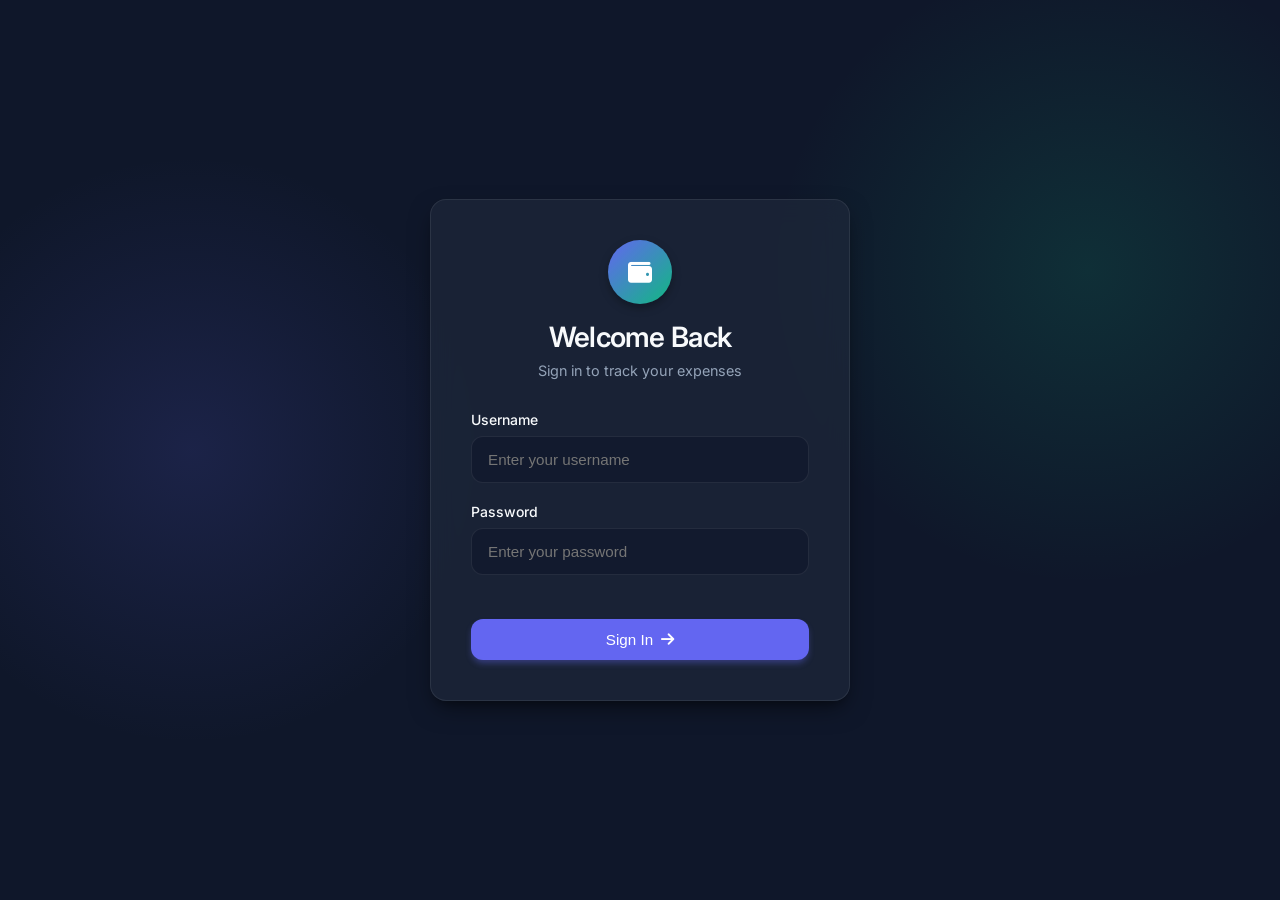
<file: index.html>
<!DOCTYPE html>
<html lang="en">
<head>
    <meta charset="UTF-8">
    <meta name="viewport" content="width=device-width, initial-scale=1.0">
    <title>Expense Tracker | Login</title>
    <link rel="stylesheet" href="style.css">
    <link rel="stylesheet" href="https://cdnjs.cloudflare.com/ajax/libs/font-awesome/6.4.0/css/all.min.css">
</head>
<body>
    <div class="login-wrapper">
        <div class="glass-container login-card animate-fade-in">
            <div class="login-header">
                <div class="avatar" style="margin: 0 auto 1rem auto; width: 64px; height: 64px; font-size: 1.5rem;">
                    <i class="fa-solid fa-wallet"></i>
                </div>
                <h1 class="login-title">Welcome Back</h1>
                <p class="login-subtitle">Sign in to track your expenses</p>
            </div>
            
            <form id="loginForm">
                <div class="form-group">
                    <label class="form-label" for="username">Username</label>
                    <input type="text" id="username" class="form-control" placeholder="Enter your username" autocomplete="username">
                </div>
                
                <div class="form-group">
                    <label class="form-label" for="password">Password</label>
                    <input type="password" id="password" class="form-control" placeholder="Enter your password" autocomplete="current-password">
                </div>

                <div id="loginError" class="error-message">
                    <i class="fa-solid fa-circle-exclamation" style="margin-right: 0.5rem;"></i> Invalid credentials. Please try again.
                </div>
                
                <button type="submit" class="btn btn-primary" style="width: 100%; margin-top: 1.5rem;">
                    Sign In <i class="fa-solid fa-arrow-right"></i>
                </button>
            </form>
            
            <!-- Credentials hidden -->
        </div>
    </div>

    <script src="config.js"></script>
    <script src="script.js"></script>
</body>
</html>
</file>
<file: style.css>
@import url('https://fonts.googleapis.com/css2?family=Inter:wght@300;400;500;600;700&display=swap');

:root {
  --bg-color: #0f172a; /* Slate 900 */
  --surface-color: rgba(30, 41, 59, 0.7); /* Slate 800 with opacity */
  --surface-border: rgba(255, 255, 255, 0.08);
  --text-primary: #f8fafc; /* Slate 50 */
  --text-secondary: #94a3b8; /* Slate 400 */
  --accent-color: #6366f1; /* Indigo 500 */
  --accent-hover: #4f46e5; /* Indigo 600 */
  --success-color: #10b981; /* Emerald 500 */
  --success-bg: rgba(16, 185, 129, 0.1);
  --danger-color: #ef4444; /* Red 500 */
  --danger-bg: rgba(239, 68, 68, 0.1);
  --warning-color: #f59e0b; /* Amber 500 */
  --shadow: 0 10px 25px -5px rgba(0, 0, 0, 0.5), 0 8px 10px -6px rgba(0, 0, 0, 0.3);
  --border-radius-lg: 16px;
  --border-radius-md: 12px;
  --border-radius-sm: 8px;
  --transition: all 0.3s cubic-bezier(0.4, 0, 0.2, 1);
}

* {
  margin: 0;
  padding: 0;
  box-sizing: border-box;
}

body {
  font-family: 'Inter', sans-serif;
  background-color: var(--bg-color);
  color: var(--text-primary);
  min-height: 100vh;
  display: flex;
  flex-direction: column;
  background-image: 
    radial-gradient(circle at 15% 50%, rgba(99, 102, 241, 0.15), transparent 25%),
    radial-gradient(circle at 85% 30%, rgba(16, 185, 129, 0.15), transparent 25%);
  overflow-x: hidden;
}

/* Glassmorphism Container */
.glass-container {
  background: var(--surface-color);
  backdrop-filter: blur(12px);
  -webkit-backdrop-filter: blur(12px);
  border: 1px solid var(--surface-border);
  border-radius: var(--border-radius-lg);
  box-shadow: var(--shadow);
}

/* Typography */
h1, h2, h3, h4 {
  font-weight: 600;
  letter-spacing: -0.025em;
  color: var(--text-primary);
}

p, span {
  color: var(--text-secondary);
}

/* Buttons */
.btn {
  display: inline-flex;
  align-items: center;
  justify-content: center;
  padding: 0.75rem 1.5rem;
  border-radius: var(--border-radius-md);
  font-weight: 500;
  font-size: 0.95rem;
  transition: var(--transition);
  cursor: pointer;
  border: none;
  gap: 0.5rem;
  outline: none;
}

.btn-primary {
  background-color: var(--accent-color);
  color: white;
  box-shadow: 0 4px 6px -1px rgba(99, 102, 241, 0.4);
}

.btn-primary:hover {
  background-color: var(--accent-hover);
  transform: translateY(-2px);
  box-shadow: 0 6px 8px -1px rgba(99, 102, 241, 0.5);
}

.btn-danger {
  background-color: transparent;
  color: var(--danger-color);
  border: 1px solid var(--danger-color);
}

.btn-danger:hover {
  background-color: var(--danger-color);
  color: white;
}

.btn-icon {
  padding: 0.4rem;
  border-radius: 50%;
  background: transparent;
  color: var(--text-secondary);
}

.btn-icon:hover {
  background: rgba(255, 255, 255, 0.1);
  color: var(--text-primary);
}

/* Forms */
.form-group {
  margin-bottom: 1.25rem;
  position: relative;
}

.form-label {
  display: block;
  font-size: 0.875rem;
  font-weight: 500;
  margin-bottom: 0.5rem;
  color: var(--text-primary);
}

.form-control {
  width: 100%;
  padding: 0.875rem 1rem;
  background-color: rgba(15, 23, 42, 0.6);
  border: 1px solid var(--surface-border);
  border-radius: var(--border-radius-md);
  color: var(--text-primary);
  font-size: 0.95rem;
  transition: var(--transition);
}

.form-control:focus {
  outline: none;
  border-color: var(--accent-color);
  box-shadow: 0 0 0 3px rgba(99, 102, 241, 0.2);
}

/* Animations */
@keyframes fadeIn {
  from { opacity: 0; transform: translateY(10px); }
  to { opacity: 1; transform: translateY(0); }
}

@keyframes slideInRight {
  from { opacity: 0; transform: translateX(20px); }
  to { opacity: 1; transform: translateX(0); }
}

.animate-fade-in {
  animation: fadeIn 0.5s cubic-bezier(0.4, 0, 0.2, 1) forwards;
}

/* LOGIN PAGE SPECIAL STYLES */
.login-wrapper {
  display: flex;
  align-items: center;
  justify-content: center;
  min-height: 100vh;
  padding: 2rem;
}

.login-card {
  width: 100%;
  max-width: 420px;
  padding: 2.5rem;
}

.login-header {
  text-align: center;
  margin-bottom: 2rem;
}

.login-title {
  font-size: 1.75rem;
  margin-bottom: 0.5rem;
}

.login-subtitle {
  font-size: 0.9rem;
}

.error-message {
  color: var(--danger-color);
  font-size: 0.875rem;
  margin-top: 0.5rem;
  display: none;
  animation: fadeIn 0.3s ease;
  background: var(--danger-bg);
  padding: 0.75rem;
  border-radius: var(--border-radius-sm);
  border: 1px solid rgba(239, 68, 68, 0.2);
}

/* DASHBOARD STYLES */
.app-container {
  max-width: 1200px;
  margin: 0 auto;
  padding: 2rem;
  width: 100%;
}

.app-header {
  display: flex;
  justify-content: space-between;
  align-items: center;
  margin-bottom: 2rem;
  padding-bottom: 1.5rem;
  border-bottom: 1px solid var(--surface-border);
}

.user-profile {
  display: flex;
  align-items: center;
  gap: 1rem;
}

.avatar {
  width: 48px;
  height: 48px;
  border-radius: 50%;
  background: linear-gradient(135deg, var(--accent-color), var(--success-color));
  display: flex;
  align-items: center;
  justify-content: center;
  font-weight: 700;
  font-size: 1.25rem;
  color: white;
  box-shadow: 0 4px 10px rgba(0,0,0,0.3);
}

/* Summary Cards */
.summary-grid {
  display: grid;
  grid-template-columns: repeat(auto-fit, minmax(300px, 1fr));
  gap: 1.5rem;
  margin-bottom: 2.5rem;
}

.summary-card {
  padding: 1.5rem;
  position: relative;
  overflow: hidden;
}

.summary-card::before {
  content: '';
  position: absolute;
  top: 0;
  left: 0;
  width: 100%;
  height: 4px;
}

.card-balance::before { background-color: var(--accent-color); }
.card-income::before { background-color: var(--success-color); }
.card-expense::before { background-color: var(--danger-color); }

.summary-title {
  font-size: 0.875rem;
  text-transform: uppercase;
  letter-spacing: 0.05em;
  margin-bottom: 0.5rem;
  font-weight: 600;
}

.summary-amount {
  font-size: 2.25rem;
  font-weight: 700;
  color: var(--text-primary);
  display: flex;
  align-items: baseline;
  gap: 0.25rem;
}

.summary-amount span {
  font-size: 1rem;
  color: var(--text-secondary);
}

/* Main Dashboard Layout */
.dashboard-grid {
  display: grid;
  grid-template-columns: 1fr 2fr;
  gap: 2rem;
}

@media (max-width: 992px) {
  .dashboard-grid {
    grid-template-columns: 1fr;
  }
}

/* Forms Card */
.form-card {
  padding: 1.5rem;
  height: fit-content;
}

.card-title {
  font-size: 1.25rem;
  margin-bottom: 1.5rem;
  padding-bottom: 0.75rem;
  border-bottom: 1px solid var(--surface-border);
}

.radio-group {
  display: flex;
  gap: 1rem;
  margin-bottom: 1.5rem;
}

.radio-btn {
  flex: 1;
}

.radio-btn input[type="radio"] {
  display: none;
}

.radio-label {
  display: block;
  text-align: center;
  padding: 0.75rem;
  background: rgba(255, 255, 255, 0.05);
  border: 1px solid var(--surface-border);
  border-radius: var(--border-radius-md);
  cursor: pointer;
  transition: var(--transition);
  font-weight: 500;
}

.radio-btn input[type="radio"]:checked + .radio-label {
  background: rgba(99, 102, 241, 0.15);
  border-color: var(--accent-color);
  color: var(--text-primary);
}

/* Transactions List */
.transactions-card {
  padding: 1.5rem;
}

.transactions-header {
  display: flex;
  justify-content: space-between;
  align-items: center;
  margin-bottom: 1.5rem;
  padding-bottom: 0.75rem;
  border-bottom: 1px solid var(--surface-border);
}

.transactions-list {
  display: flex;
  flex-direction: column;
  gap: 1rem;
  max-height: 500px;
  overflow-y: auto;
  padding-right: 0.5rem;
}

.transactions-list::-webkit-scrollbar {
  width: 6px;
}
.transactions-list::-webkit-scrollbar-track {
  background: rgba(0,0,0,0.1);
  border-radius: 10px;
}
.transactions-list::-webkit-scrollbar-thumb {
  background: rgba(255,255,255,0.2);
  border-radius: 10px;
}
.transactions-list::-webkit-scrollbar-thumb:hover {
  background: rgba(255,255,255,0.3);
}

.transaction-item {
  display: flex;
  justify-content: space-between;
  align-items: center;
  padding: 1rem;
  background: rgba(255, 255, 255, 0.03);
  border: 1px solid var(--surface-border);
  border-radius: var(--border-radius-md);
  transition: var(--transition);
  animation: slideInRight 0.3s ease forwards;
}

.transaction-item:hover {
  background: rgba(255, 255, 255, 0.06);
  transform: translateX(5px);
}

.transaction-info {
  display: flex;
  align-items: center;
  gap: 1rem;
}

.transaction-icon {
  width: 40px;
  height: 40px;
  border-radius: 50%;
  display: flex;
  align-items: center;
  justify-content: center;
  font-size: 1.25rem;
}

.icon-income {
  background: var(--success-bg);
  color: var(--success-color);
}

.icon-expense {
  background: var(--danger-bg);
  color: var(--danger-color);
}

.transaction-details h4 {
  font-size: 1rem;
  margin-bottom: 0.25rem;
}

.transaction-details p {
  font-size: 0.75rem;
}

.transaction-actions {
  display: flex;
  gap: 0.5rem;
  align-items: center;
}

.amount-income {
  color: var(--success-color);
  font-weight: 600;
  font-size: 1.1rem;
}

.amount-expense {
  color: var(--danger-color);
  font-weight: 600;
  font-size: 1.1rem;
}

.empty-state {
  text-align: center;
  padding: 3rem 1rem;
  color: var(--text-secondary);
}

.empty-state i {
  font-size: 3rem;
  margin-bottom: 1rem;
  opacity: 0.5;
}

/* Modal for Edit */
.modal-overlay {
  position: fixed;
  top: 0;
  left: 0;
  width: 100%;
  height: 100%;
  background: rgba(0, 0, 0, 0.6);
  backdrop-filter: blur(4px);
  display: flex;
  align-items: center;
  justify-content: center;
  z-index: 1000;
  opacity: 0;
  pointer-events: none;
  transition: var(--transition);
}

.modal-overlay.active {
  opacity: 1;
  pointer-events: auto;
}

.modal-content {
  width: 100%;
  max-width: 450px;
  transform: scale(0.95);
  transition: var(--transition);
}

.modal-overlay.active .modal-content {
  transform: scale(1);
}

.modal-header {
  display: flex;
  justify-content: space-between;
  align-items: center;
  margin-bottom: 1.5rem;
  padding-bottom: 1rem;
  border-bottom: 1px solid var(--surface-border);
}

.close-btn {
  background: transparent;
  border: none;
  color: var(--text-secondary);
  font-size: 1.5rem;
  cursor: pointer;
  transition: var(--transition);
}

.close-btn:hover {
  color: var(--text-primary);
}
</file>
